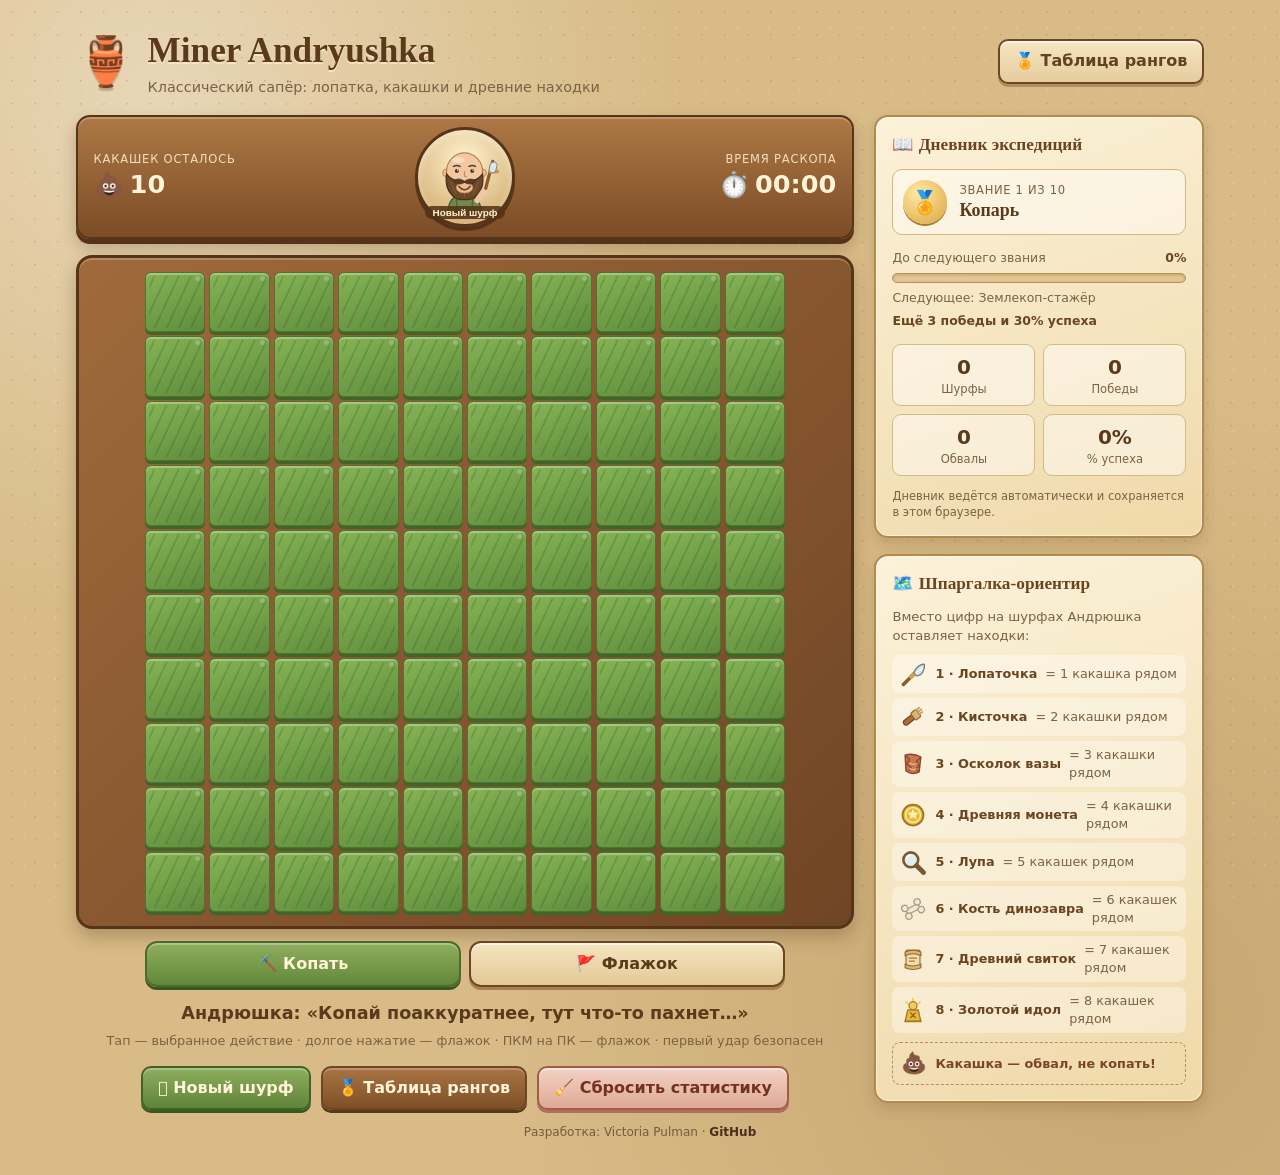
<file: index.html>
<!doctype html>
<html lang="ru">
<head>
  <meta charset="utf-8">
  <meta name="viewport" content="width=device-width, initial-scale=1">
  <meta name="description" content="Археологический сапёр: Андрюшка ищет древности и остерегается какашек.">
  <meta name="theme-color" content="#2b1d14">
  <title>Miner Andryushka</title>
  <link rel="manifest" href="./manifest.json">
  <link rel="stylesheet" href="style.css">
</head>
<body>

  <!-- ================================================================
       Библиотечка SVG-символов: артефакты (1–8) и эмоции Андрюшки.
       Все иконки встроены в страницу — внешних картинок нет.
       ================================================================ -->
  <svg class="svg-defs" aria-hidden="true" focusable="false" xmlns="http://www.w3.org/2000/svg">
    <defs>
      <!-- 1 — лопаточка археолога -->
      <symbol id="i-1" viewBox="0 0 32 32">
        <path d="M5 28 L15 18" stroke="#8a5a2b" stroke-width="4" stroke-linecap="round"/>
        <path d="M14 19 L18 15" stroke="#d0a24f" stroke-width="5" stroke-linecap="round"/>
        <path d="M17 15 C19 8 26 4 29 5 C30 11 26 18 20 18 Z" fill="#dfe7eb" stroke="#74828c" stroke-width="1.6" stroke-linejoin="round"/>
        <path d="M21 14 q4-4 6-4" stroke="#fff" stroke-width="1.5" fill="none" opacity=".8"/>
      </symbol>

      <!-- 2 — кисточка для пыли -->
      <symbol id="i-2" viewBox="0 0 32 32">
        <g transform="rotate(-38 16 16)">
          <rect x="3" y="13" width="15" height="6" rx="3" fill="#a9703b" stroke="#714521" stroke-width="1.4"/>
          <rect x="16" y="11" width="8" height="10" rx="2" fill="#dcb574" stroke="#8c6634" stroke-width="1.4"/>
          <path d="M24 12 h4 M24 15 h5 M24 18 h4" stroke="#c79d5e" stroke-width="2" stroke-linecap="round"/>
        </g>
      </symbol>

      <!-- 3 — осколок глиняной вазы -->
      <symbol id="i-3" viewBox="0 0 32 32">
        <path d="M7 6 Q16 3 25 8 L23 25 Q15 29 8 24 Z" fill="#c87851" stroke="#8b452b" stroke-width="1.6" stroke-linejoin="round"/>
        <path d="M7 6 l5 5 -3 5 5 4 -3 4 M25 8 l-5 5 3 5 -4 4 4 3" fill="none" stroke="#8b452b" stroke-width="1.4"/>
        <path d="M12 15 q5 3 9 0 M12 21 q5 3 8 0" fill="none" stroke="#f0b58c" stroke-width="1.4"/>
      </symbol>

      <!-- 4 — древняя монета -->
      <symbol id="i-4" viewBox="0 0 32 32">
        <circle cx="16" cy="16" r="12" fill="#e6b93f" stroke="#9a7420" stroke-width="2"/>
        <circle cx="16" cy="16" r="8.5" fill="none" stroke="#fff0ae" stroke-width="1.4"/>
        <path d="M16 9 l1.9 4.1 4.5.4 -3.4 3 1 4.4 -4-2.3 -4 2.3 1-4.4 -3.4-3 4.5-.4z" fill="#fff0ae"/>
      </symbol>

      <!-- 5 — лупа -->
      <symbol id="i-5" viewBox="0 0 32 32">
        <circle cx="13.5" cy="13.5" r="8.5" fill="#dceff2" fill-opacity=".85" stroke="#7a5832" stroke-width="3"/>
        <path d="M20 20 L28 28" stroke="#7a5832" stroke-width="5.5" stroke-linecap="round"/>
        <path d="M9 12 a5 5 0 0 1 4-4" fill="none" stroke="#fff" stroke-width="2" stroke-linecap="round" opacity=".9"/>
      </symbol>

      <!-- 6 — кость динозавра -->
      <symbol id="i-6" viewBox="0 0 32 32">
        <g transform="rotate(-28 16 16)">
          <rect x="8" y="13" width="16" height="6" rx="1" fill="#efe8d5" stroke="#a79a7f" stroke-width="1.4"/>
          <circle cx="8" cy="11" r="3.6" fill="#efe8d5" stroke="#a79a7f" stroke-width="1.4"/>
          <circle cx="8" cy="21" r="3.6" fill="#efe8d5" stroke="#a79a7f" stroke-width="1.4"/>
          <circle cx="24" cy="11" r="3.6" fill="#efe8d5" stroke="#a79a7f" stroke-width="1.4"/>
          <circle cx="24" cy="21" r="3.6" fill="#efe8d5" stroke="#a79a7f" stroke-width="1.4"/>
        </g>
      </symbol>

      <!-- 7 — древний свиток -->
      <symbol id="i-7" viewBox="0 0 32 32">
        <rect x="8" y="6" width="16" height="20" rx="1.5" fill="#f2dda9" stroke="#a67c3c" stroke-width="1.5"/>
        <path d="M7 8 q9-4 18 0 v4 q-9-4-18 0z" fill="#d9b878" stroke="#8e6a32" stroke-width="1.3"/>
        <path d="M7 22 q9 4 18 0 v4 q-9 4-18 0z" fill="#d9b878" stroke="#8e6a32" stroke-width="1.3"/>
        <path d="M12 15 h8 M12 18.5 h5.5" stroke="#a67c3c" stroke-width="1.5" stroke-linecap="round"/>
      </symbol>

      <!-- 8 — золотой идол -->
      <symbol id="i-8" viewBox="0 0 32 32">
        <path d="M16 3 v3 M8 7 l2 2 M24 7 l-2 2" stroke="#f2cc63" stroke-width="2" stroke-linecap="round"/>
        <circle cx="16" cy="11" r="4.5" fill="#f2cc63" stroke="#a67a1e" stroke-width="1.5"/>
        <path d="M10 16 h12 l3 13 H7 z" fill="#e8b83e" stroke="#a67a1e" stroke-width="1.5" stroke-linejoin="round"/>
        <path d="M13 19 l3 3 -3 3 M19 19 l-3 3 3 3" fill="none" stroke="#8e6515" stroke-width="1.6"/>
        <path d="M7 29 h18" stroke="#a67a1e" stroke-width="1.8" stroke-linecap="round"/>
      </symbol>

      <!-- Андрюшка: обычное состояние -->
      <symbol id="hero-normal" viewBox="0 0 120 120">
        <ellipse cx="60" cy="113" rx="33" ry="5" fill="rgba(58,36,16,.14)"/>
        <path d="M34 112 Q34 82 60 82 Q86 82 86 112 Z" fill="#708a4c" stroke="#3f5530" stroke-width="2"/>
        <path d="M47 85 L49 112 M73 85 L71 112" stroke="#4d6537" stroke-width="2"/>
        <rect x="53" y="69" width="14" height="15" rx="5" fill="#e6b386"/>
        <circle cx="32" cy="48" r="6" fill="#edbd93" stroke="#b98255" stroke-width="1.5"/>
        <circle cx="88" cy="48" r="6" fill="#edbd93" stroke="#b98255" stroke-width="1.5"/>
        <ellipse cx="60" cy="46" rx="28" ry="29" fill="#f2c8a0" stroke="#b98255" stroke-width="2"/>
        <!-- гладкая лысая макушка с бликом -->
        <ellipse cx="50" cy="28" rx="10" ry="4.5" fill="#fff" opacity=".4"/>
        <path d="M43 38 q5-3 10 0 M67 38 q5-3 10 0" stroke="#5a3a22" stroke-width="2.5" fill="none" stroke-linecap="round"/>
        <circle cx="48" cy="45" r="3" fill="#3b2b20"/><circle cx="72" cy="45" r="3" fill="#3b2b20"/>
        <circle cx="49" cy="44" r="1" fill="#fff"/><circle cx="73" cy="44" r="1" fill="#fff"/>
        <path d="M60 46 v6 q0 2 3 2" stroke="#c58f5f" stroke-width="2" fill="none" stroke-linecap="round"/>
        <!-- окладистая борода, подкороченная -->
        <path d="M32 50 C30 64 34 78 44 86 C50 91 70 91 76 86 C86 78 90 64 88 50 C82 58 72 62 60 62 C48 62 38 58 32 50 Z" fill="#6b4829" stroke="#4a301c" stroke-width="2"/>
        <path d="M39 62 q3 11 8 18 M49 66 q2 10 5 15 M60 68 v16 M71 66 q-2 10-5 15 M81 62 q-3 11-8 18" stroke="#8a623c" stroke-width="1.6" fill="none" opacity=".75" stroke-linecap="round"/>
        <!-- просвет у рта, чтобы эмоция читалась на бороде -->
        <ellipse cx="60" cy="71" rx="13" ry="8.5" fill="#edbd93" stroke="#b98255" stroke-width="1"/>
        <path d="M51 69 q9 11 18 0" stroke="#7a4626" stroke-width="2.6" fill="none" stroke-linecap="round"/>
        <!-- густые усы -->
        <path d="M60 61 q-10-7-18 0 q8 8 18 2 z" fill="#5a3a22" stroke="#4a301c" stroke-width="1"/>
        <path d="M60 61 q10-7 18 0 q-8 8-18 2 z" fill="#5a3a22" stroke="#4a301c" stroke-width="1"/>
        <path d="M80 91 L93 72" stroke="#f2c8a0" stroke-width="9" stroke-linecap="round"/>
        <path d="M93 72 L104 30" stroke="#8a5a2b" stroke-width="5" stroke-linecap="round"/>
        <path d="M100 46 h11" stroke="#c99a4c" stroke-width="6" stroke-linecap="round"/>
        <path d="M100 34 q7-6 11 1 l-3 12 q-6 3-10-2 z" fill="#dfe6ea" stroke="#71808a" stroke-width="1.5"/>
      </symbol>

      <!-- Андрюшка: напряжение после клика -->
      <symbol id="hero-tense" viewBox="0 0 120 120">
        <ellipse cx="60" cy="113" rx="33" ry="5" fill="rgba(58,36,16,.14)"/>
        <path d="M35 112 Q35 83 60 83 Q85 83 85 112 Z" fill="#708a4c" stroke="#3f5530" stroke-width="2"/>
        <rect x="53" y="69" width="14" height="15" rx="5" fill="#e6b386"/>
        <circle cx="32" cy="48" r="6" fill="#edbd93" stroke="#b98255" stroke-width="1.5"/>
        <circle cx="88" cy="48" r="6" fill="#edbd93" stroke="#b98255" stroke-width="1.5"/>
        <ellipse cx="60" cy="46" rx="28" ry="29" fill="#f2c8a0" stroke="#b98255" stroke-width="2"/>
        <!-- гладкая лысая макушка с бликом -->
        <ellipse cx="50" cy="28" rx="10" ry="4.5" fill="#fff" opacity=".35"/>
        <path d="M42 34 l12 6 M78 34 l-12 6" stroke="#5a3a22" stroke-width="3" fill="none" stroke-linecap="round"/>
        <ellipse cx="48" cy="46" rx="4.5" ry="5.5" fill="#fff" stroke="#8a5f39" stroke-width="1"/>
        <ellipse cx="72" cy="46" rx="4.5" ry="5.5" fill="#fff" stroke="#8a5f39" stroke-width="1"/>
        <circle cx="49" cy="47" r="2" fill="#3b2b20"/><circle cx="71" cy="47" r="2" fill="#3b2b20"/>
        <path d="M60 46 v6" stroke="#c58f5f" stroke-width="2" fill="none" stroke-linecap="round"/>
        <!-- та же подкороченная борода -->
        <path d="M32 50 C30 64 34 78 44 86 C50 91 70 91 76 86 C86 78 90 64 88 50 C82 58 72 62 60 62 C48 62 38 58 32 50 Z" fill="#6b4829" stroke="#4a301c" stroke-width="2"/>
        <path d="M39 62 q3 11 8 18 M49 66 q2 10 5 15 M60 68 v16 M71 66 q-2 10-5 15 M81 62 q-3 11-8 18" stroke="#8a623c" stroke-width="1.6" fill="none" opacity=".75" stroke-linecap="round"/>
        <ellipse cx="60" cy="71" rx="13" ry="8.5" fill="#edbd93" stroke="#b98255" stroke-width="1"/>
        <!-- удивлённый рот «о» -->
        <ellipse cx="60" cy="71" rx="4.5" ry="5.5" fill="#7a4626"/>
        <path d="M60 61 q-10-7-18 0 q8 8 18 2 z" fill="#5a3a22" stroke="#4a301c" stroke-width="1"/>
        <path d="M60 61 q10-7 18 0 q-8 8-18 2 z" fill="#5a3a22" stroke="#4a301c" stroke-width="1"/>
        <path d="M92 34 q5 8 0 11 q-5-3 0-11 z" fill="#8ec8e8" stroke="#5c9fc0" stroke-width="1"/>
        <path d="M82 91 L95 72" stroke="#f2c8a0" stroke-width="9" stroke-linecap="round"/>
        <path d="M95 72 L105 34" stroke="#8a5a2b" stroke-width="5" stroke-linecap="round"/>
        <path d="M101 48 h11" stroke="#c99a4c" stroke-width="6" stroke-linecap="round"/>
        <path d="M101 38 q7-6 11 1 l-3 12 q-6 3-10-2 z" fill="#dfe6ea" stroke="#71808a" stroke-width="1.5"/>
        <path d="M109 20 l3-4 M114 27 l4-2" stroke="#b98a4c" stroke-width="2" stroke-linecap="round"/>
      </symbol>

      <!-- Андрюшка: победа, пробковый шлем и золотой идол -->
      <symbol id="hero-win" viewBox="0 0 120 120">
        <ellipse cx="60" cy="113" rx="33" ry="5" fill="rgba(58,36,16,.14)"/>
        <path d="M34 112 Q34 82 60 82 Q86 82 86 112 Z" fill="#708a4c" stroke="#3f5530" stroke-width="2"/>
        <rect x="53" y="69" width="14" height="15" rx="5" fill="#e6b386"/>
        <circle cx="32" cy="50" r="6" fill="#edbd93" stroke="#b98255" stroke-width="1.5"/>
        <circle cx="88" cy="50" r="6" fill="#edbd93" stroke="#b98255" stroke-width="1.5"/>
        <ellipse cx="60" cy="48" rx="28" ry="29" fill="#f2c8a0" stroke="#b98255" stroke-width="2"/>
        <!-- лысая макушка под шлемом, блик виден под козырьком -->
        <circle cx="39" cy="55" r="3.5" fill="#efa88f" opacity=".65"/><circle cx="81" cy="55" r="3.5" fill="#efa88f" opacity=".65"/>
        <path d="M43 52 q6-6 12 0 M65 52 q6-6 12 0" stroke="#5b3b23" stroke-width="2.6" fill="none" stroke-linecap="round"/>
        <path d="M60 53 v5 q0 2 3 2" stroke="#c58f5f" stroke-width="2" fill="none" stroke-linecap="round"/>
        <!-- окладистая борода, подкороченная -->
        <path d="M32 52 C30 66 34 80 44 88 C50 93 70 93 76 88 C86 80 90 66 88 52 C82 60 72 64 60 64 C48 64 38 60 32 52 Z" fill="#6b4829" stroke="#4a301c" stroke-width="2"/>
        <path d="M39 64 q3 11 8 18 M49 68 q2 10 5 15 M60 70 v16 M71 68 q-2 10-5 15 M81 64 q-3 11-8 18" stroke="#8a623c" stroke-width="1.6" fill="none" opacity=".75" stroke-linecap="round"/>
        <ellipse cx="60" cy="73" rx="14" ry="9" fill="#edbd93" stroke="#b98255" stroke-width="1"/>
        <!-- радостный оскал -->
        <path d="M49 70 q11 15 22 0 z" fill="#7a4626" stroke="#5b3319" stroke-width="1.2"/>
        <path d="M52 71 q8 7 16 0" stroke="#fff5df" stroke-width="3" fill="none" stroke-linecap="round"/>
        <path d="M60 63 q-10-7-18 0 q8 8 18 2 z" fill="#5a3a22" stroke="#4a301c" stroke-width="1"/>
        <path d="M60 63 q10-7 18 0 q-8 8-18 2 z" fill="#5a3a22" stroke="#4a301c" stroke-width="1"/>
        <!-- пробковый шлем -->
        <path d="M30 44 Q30 9 60 9 Q90 9 90 44 Z" fill="#c8a36b" stroke="#7c5a33" stroke-width="2"/>
        <path d="M33 35 q27-8 54 0" stroke="#a97c45" stroke-width="3" fill="none"/>
        <rect x="26" y="41" width="68" height="7" rx="3.5" fill="#b98f57" stroke="#7c5a33" stroke-width="2"/>
        <!-- блик на лысой макушке, выглядывающей из-под шлема -->
        <ellipse cx="60" cy="49.5" rx="5" ry="2" fill="#fff" opacity=".35"/>
        <path d="M84 90 L98 72" stroke="#f2c8a0" stroke-width="9" stroke-linecap="round"/>
        <circle cx="100" cy="60" r="5" fill="#f2cc63" stroke="#a67a1e" stroke-width="1.4"/>
        <path d="M95 65 h10 l2 12 h-14 z" fill="#e8b83e" stroke="#a67a1e" stroke-width="1.4"/>
        <path d="M14 22 v8 M10 26 h8 M107 18 v7 M103 21 h8" stroke="#e7b93f" stroke-width="2.5" stroke-linecap="round"/>
      </symbol>

      <!-- Андрюшка: обвал, гримаса и закрытый нос -->
      <symbol id="hero-lose" viewBox="0 0 120 120">
        <ellipse cx="60" cy="113" rx="33" ry="5" fill="rgba(58,36,16,.14)"/>
        <path d="M36 112 Q36 84 60 84 Q84 84 84 112 Z" fill="#708a4c" stroke="#3f5530" stroke-width="2"/>
        <rect x="53" y="70" width="14" height="15" rx="5" fill="#d9bb8f"/>
        <circle cx="32" cy="49" r="6" fill="#c2cf99" stroke="#8e9a68" stroke-width="1.5"/>
        <circle cx="88" cy="49" r="6" fill="#c2cf99" stroke="#8e9a68" stroke-width="1.5"/>
        <ellipse cx="60" cy="47" rx="28" ry="29" fill="#cbd4a6" stroke="#8e9a68" stroke-width="2"/>
        <!-- гладкая макушка с бликом -->
        <ellipse cx="50" cy="29" rx="10" ry="4.5" fill="#fff" opacity=".3"/>
        <path d="M41 36 q6-4 12 1 M79 36 q-6-4-12 1" stroke="#4b3b25" stroke-width="3" fill="none" stroke-linecap="round"/>
        <path d="M43 49 q5 5 10 0 M67 49 q5 5 10 0" stroke="#3b2b20" stroke-width="2.8" fill="none" stroke-linecap="round"/>
        <path d="M60 46 v6" stroke="#9a8968" stroke-width="2" fill="none" stroke-linecap="round"/>
        <!-- борода слегка «позеленела» от запаха и стала короче -->
        <path d="M32 51 C30 65 34 79 44 87 C50 92 70 92 76 87 C86 79 90 65 88 51 C82 59 72 63 60 63 C48 63 38 59 32 51 Z" fill="#5d4a30" stroke="#3f3122" stroke-width="2"/>
        <path d="M39 63 q3 11 8 18 M49 67 q2 10 5 15 M60 69 v16 M71 67 q-2 10-5 15 M81 63 q-3 11-8 18" stroke="#806b4b" stroke-width="1.6" fill="none" opacity=".7" stroke-linecap="round"/>
        <ellipse cx="60" cy="73" rx="13" ry="8.5" fill="#d4d9ae" stroke="#8e9a68" stroke-width="1"/>
        <!-- гримаса отвращения -->
        <path d="M51 76 q9-9 18 0" stroke="#6b3b26" stroke-width="2.6" fill="none" stroke-linecap="round"/>
        <path d="M54 74 q6-3 12 0" stroke="#fff5df" stroke-width="2" fill="none" stroke-linecap="round"/>
        <path d="M60 63 q-10-7-18 0 q8 8 18 2 z" fill="#4b3b25" stroke="#3f3122" stroke-width="1"/>
        <path d="M60 63 q10-7 18 0 q-8 8-18 2 z" fill="#4b3b25" stroke="#3f3122" stroke-width="1"/>
        <!-- рука закрывает нос, но гримаса остаётся видна -->
        <g transform="rotate(-12 60 58)">
          <rect x="47" y="51" width="26" height="13" rx="6" fill="#f2c8a0" stroke="#8a5f39" stroke-width="2"/>
          <path d="M53 52 v11 M60 51 v13 M67 52 v11" stroke="#dca876" stroke-width="1.4"/>
        </g>
        <path d="M92 35 q5 8 0 11 q-5-3 0-11 z" fill="#8ec8e8" stroke="#5c9fc0" stroke-width="1"/>
        <path d="M25 61 q-6 5 0 10 M20 57 q-9 7 0 16" stroke="#89a06e" stroke-width="2" fill="none" stroke-linecap="round" opacity=".8"/>
        <path d="M96 92 q-7-8 2-11 q1-6 8-4 q7-2 9 5 q7 4 1 10 q-9 6-20 0 z" fill="#7b5230" stroke="#52341d" stroke-width="1.5"/>
        <circle cx="101" cy="86" r="1.4" fill="#3b2b20"/><circle cx="109" cy="86" r="1.4" fill="#3b2b20"/>
      </symbol>
    </defs>
  </svg>

  <div class="page">
    <header class="page-header">
      <div class="brand">
        <span class="brand-icon" aria-hidden="true">🏺</span>
        <div>
          <h1>Miner Andryushka</h1>
          <p>Классический сапёр: лопатка, какашки и древние находки</p>
        </div>
      </div>
      <button class="btn btn-ghost header-rank-btn" type="button" data-open-ranks>🏅 Таблица рангов</button>
    </header>

    <main class="layout">
      <!-- ============ Игровая зона ============ -->
      <section class="dig-site" aria-label="Игровое поле">
        <div class="hud">
          <div class="hud-block">
            <span class="hud-label">Какашек осталось</span>
            <div class="hud-value"><span class="hud-emoji" aria-hidden="true">💩</span><span id="mines-left">10</span></div>
          </div>

          <!-- По клику на портрет — перезапуск раскопа -->
          <button class="portrait" id="portrait-btn" type="button" title="Начать новый раскоп" aria-label="Портрет Андрюшки. Начать новый раскоп">
            <svg viewBox="0 0 120 120" aria-hidden="true"><use id="hero-use" href="#hero-normal"></use></svg>
            <span class="portrait-caption">Новый шурф</span>
          </button>

          <div class="hud-block">
            <span class="hud-label">Время раскопа</span>
            <div class="hud-value"><span class="hud-emoji" aria-hidden="true">⏱️</span><span id="timer">00:00</span></div>
          </div>
        </div>

        <div class="board-frame">
          <div class="board" id="board" role="group" aria-label="Участок раскопок 10 на 10"></div>
        </div>

        <!-- Переключатель действия по нажатию (для тач-экранов; на ПК ПКМ всегда ставит флажок) -->
        <div class="mode-switch" id="mode-switch" role="group" aria-label="Действие по нажатию на клетку">
          <button class="mode-btn is-active" type="button" data-mode="dig" aria-pressed="true">⛏️ Копать</button>
          <button class="mode-btn" type="button" data-mode="flag" aria-pressed="false">🚩 Флажок</button>
        </div>

        <div class="status-panel">
          <p class="status-message" id="status-text" role="status" aria-live="polite">Андрюшка: «Копай поаккуратнее, тут что-то пахнет…»</p>
          <p class="status-hint">Тап — выбранное действие · долгое нажатие — флажок · ПКМ на ПК — флажок · первый удар безопасен</p>
        </div>

        <div class="controls">
          <button class="btn btn-primary" id="new-game-btn" type="button">🪏 Новый шурф</button>
          <button class="btn" type="button" data-open-ranks>🏅 Таблица рангов</button>
          <button class="btn btn-danger-ghost" id="reset-btn" type="button">🧹 Сбросить статистику</button>
        </div>
      </section>

      <!-- ============ Боковая панель ============ -->
      <aside class="sidebar" aria-label="Дневник и шпаргалка">
        <section class="panel diary">
          <h2>📖 Дневник экспедиций</h2>

          <div class="rank-card">
            <div class="rank-medal" aria-hidden="true">🏅</div>
            <div>
              <div class="rank-eyebrow" id="rank-level">Звание 1 из 10</div>
              <div class="rank-name" id="rank-name">Копарь</div>
            </div>
          </div>

          <div class="progress">
            <div class="progress-head">
              <span>До следующего звания</span>
              <strong id="rank-progress-percent">0%</strong>
            </div>
            <div class="progress-track"><div class="progress-fill" id="rank-progress-fill"></div></div>
            <p class="progress-next" id="rank-next">Следующее: Землекоп-стажёр</p>
            <p class="progress-detail" id="rank-progress-text">Ещё 3 победы и 30% успеха</p>
          </div>

          <div class="stats-grid">
            <div class="stat"><span class="stat-value" id="stat-total">0</span><span class="stat-label">Шурфы</span></div>
            <div class="stat"><span class="stat-value" id="stat-wins">0</span><span class="stat-label">Победы</span></div>
            <div class="stat"><span class="stat-value" id="stat-losses">0</span><span class="stat-label">Обвалы</span></div>
            <div class="stat"><span class="stat-value" id="stat-rate">0%</span><span class="stat-label">% успеха</span></div>
          </div>

          <p class="diary-note">Дневник ведётся автоматически и сохраняется в этом браузере.</p>
        </section>

        <section class="panel legend">
          <h2>🗺️ Шпаргалка-ориентир</h2>
          <p class="legend-intro">Вместо цифр на шурфах Андрюшка оставляет находки:</p>
          <ul class="legend-list" id="legend-list"></ul>
          <div class="legend-mine"><span class="mine-emoji" aria-hidden="true">💩</span><span>Какашка — обвал, не копать!</span></div>
        </section>
      </aside>
    </main>

    <footer class="author-sign">
      Разработка: Victoria Pulman · <a href="https://github.com/VictoriaPulman" target="_blank" rel="noopener noreferrer">GitHub</a>
    </footer>
  </div>

  <!-- ============ Модальное окно «Таблица рангов» ============ -->
  <div class="modal" id="ranks-modal" hidden>
    <div class="modal-backdrop" data-close-modal></div>
    <div class="modal-card" role="dialog" aria-modal="true" aria-labelledby="ranks-title">
      <button class="icon-close" type="button" data-close-modal aria-label="Закрыть таблицу рангов">×</button>
      <h2 id="ranks-title">🏅 Таблица рангов Андрюшки</h2>
      <p class="modal-summary" id="ranks-summary"></p>
      <div class="rank-table" id="rank-table"></div>
      <p class="modal-note">Звание присваивается, если выполнены <strong>оба</strong> условия: нужное число побед и нужный процент успеха.</p>
    </div>
  </div>

  <!-- ============ Праздничное уведомление о новом звании ============ -->
  <div class="celebration" id="celebration" hidden>
    <div class="confetti" id="confetti" aria-hidden="true"></div>
    <div class="celebration-card" role="status" aria-live="polite">
      <button class="icon-close" id="celebration-close" type="button" aria-label="Закрыть поздравление">×</button>
      <svg class="celebration-hero" viewBox="0 0 120 120" aria-hidden="true"><use href="#hero-win"></use></svg>
      <p class="celebration-kicker">Повышение звания!</p>
      <h2 id="celebration-rank">Копарь</h2>
      <p id="celebration-text">Андрюшка получил новый чин!</p>
    </div>
  </div>

  <!-- Лёгкие всплывающие уведомления -->
  <div class="toast" id="toast" role="status" aria-live="polite"></div>

  <script src="script.js"></script>

  <!-- Регистрация Service Worker для офлайн-режима PWA -->
  <script>
    if ('serviceWorker' in navigator) {
      window.addEventListener('load', () => {
        navigator.serviceWorker.register('./sw.js').catch((error) => {
          console.error('Service Worker registration failed:', error);
        });
      });
    }
  </script>
</body>
</html>
</file>
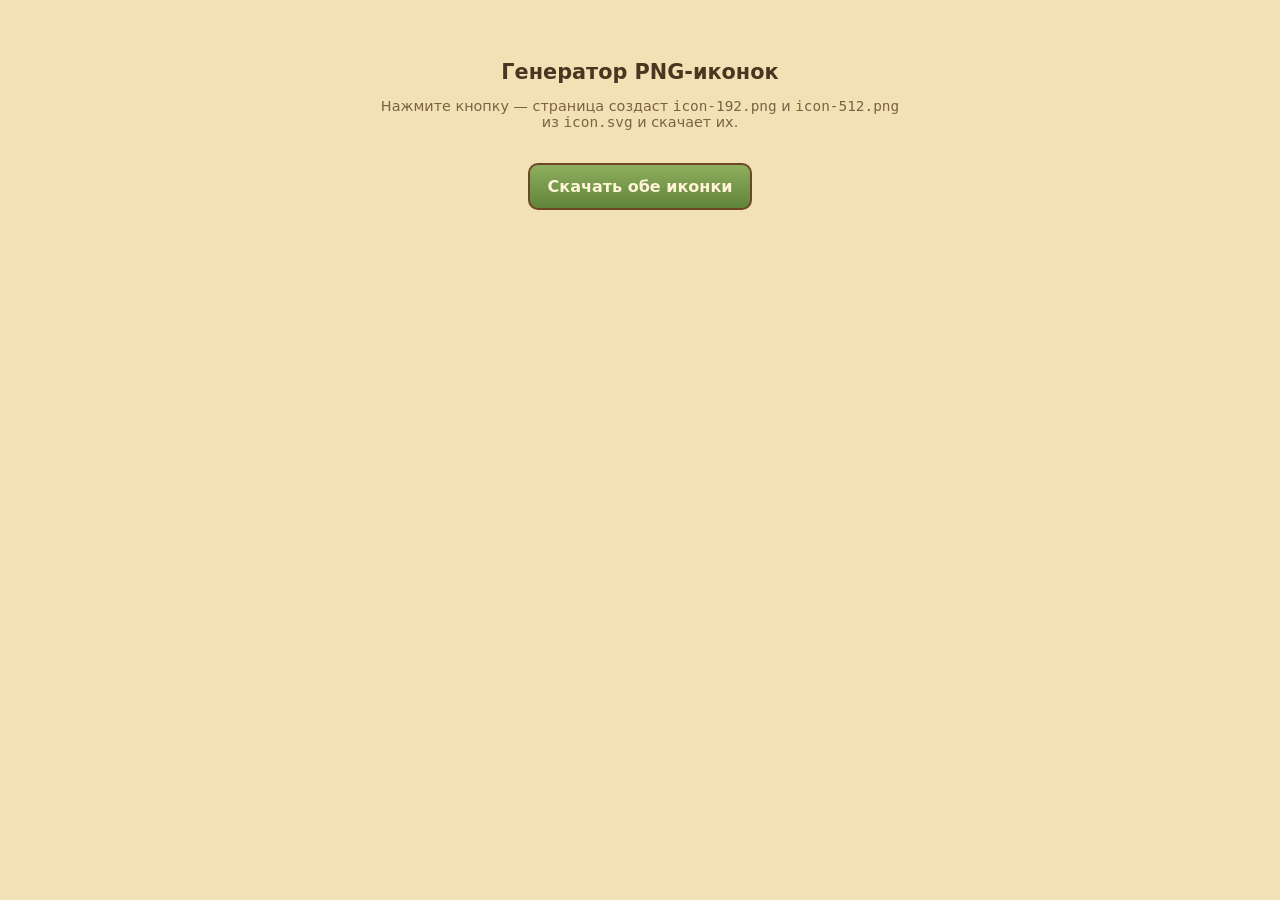
<file: generate-icons.html>
<!doctype html>
<html lang="ru">
<head>
  <meta charset="utf-8">
  <meta name="viewport" content="width=device-width, initial-scale=1">
  <title>Генератор PNG-иконок — Miner Andryushka</title>
  <style>
    body {
      max-width: 520px;
      margin: 60px auto;
      padding: 0 18px;
      font-family: system-ui, sans-serif;
      color: #4a3520;
      background: #f3e1b6;
      text-align: center;
    }
    h1 { font-size: 1.3rem; }
    p { font-size: 0.9rem; color: #7b6244; }
    button {
      margin-top: 18px;
      padding: 12px 18px;
      border: 2px solid #6d4725;
      border-radius: 10px;
      font: inherit;
      font-weight: 700;
      color: #fff3d8;
      background: linear-gradient(180deg, #8fae5e, #5f8439);
      cursor: pointer;
    }
    button:disabled { opacity: 0.6; cursor: default; }
    .status { margin-top: 14px; min-height: 1.4em; font-size: 0.85rem; }
  </style>
</head>
<body>
  <h1>Генератор PNG-иконок</h1>
  <p>Нажмите кнопку — страница создаст <code>icon-192.png</code> и <code>icon-512.png</code> из <code>icon.svg</code> и скачает их.</p>
  <button id="download" type="button">Скачать обе иконки</button>
  <p class="status" id="status"></p>

  <script>
    const button = document.getElementById('download');
    const status = document.getElementById('status');

    async function renderIcon(size) {
      const canvas = document.createElement('canvas');
      canvas.width = size;
      canvas.height = size;
      const ctx = canvas.getContext('2d');

      // Тёмный фон, как в manifest.json (углы maskable-иконки)
      ctx.fillStyle = '#2b1d14';
      ctx.fillRect(0, 0, size, size);

      const svgText = await fetch('./icon.svg').then((response) => response.text());
      const blob = new Blob([svgText], { type: 'image/svg+xml' });
      const url = URL.createObjectURL(blob);
      const image = new Image();

      await new Promise((resolve, reject) => {
        image.onload = resolve;
        image.onerror = reject;
        image.src = url;
      });

      ctx.drawImage(image, 0, 0, size, size);
      URL.revokeObjectURL(url);

      return new Promise((resolve) => canvas.toBlob(resolve, 'image/png'));
    }

    function saveBlob(blob, fileName) {
      const link = document.createElement('a');
      link.href = URL.createObjectURL(blob);
      link.download = fileName;
      document.body.appendChild(link);
      link.click();
      link.remove();
      setTimeout(() => URL.revokeObjectURL(link.href), 1000);
    }

    button.addEventListener('click', async () => {
      button.disabled = true;
      status.textContent = 'Генерирую иконки…';

      try {
        const icon192 = await renderIcon(192);
        const icon512 = await renderIcon(512);
        saveBlob(icon192, 'icon-192.png');
        saveBlob(icon512, 'icon-512.png');
        status.textContent = 'Готово! Положите скачанные файлы рядом с index.html.';
      } catch (error) {
        status.textContent = 'Не удалось сгенерировать иконки: ' + error.message;
      } finally {
        button.disabled = false;
      }
    });
  </script>
</body>
</html>
</file>
<file: style.css>
/* ================================================================
   Раскопки Андрюшки — оформление в тёплых земляных тонах.
   Никаких внешних шрифтов и картинок: только CSS и встроенный SVG.
   ================================================================ */

:root {
  --sand: #d8bb86;
  --sand-light: #f7e8c6;
  --paper: #f3e1b6;
  --paper-deep: #e5c993;
  --ink: #4a3520;
  --ink-soft: #7b6244;
  --wood: #8c5a30;
  --wood-dark: #563417;
  --grass: #6f9c45;
  --soil: #b98b5c;
  --gold: #e7b93f;
  --danger: #c44836;
  --shadow: rgba(70, 43, 18, 0.28);
}

/* ---------- Базовый сброс и фон ---------- */
* { box-sizing: border-box; }

html, body { min-height: 100%; }

body {
  margin: 0;
  color: var(--ink);
  font-family: "Trebuchet MS", "Segoe UI", system-ui, sans-serif;
  font-size: 16px;
  line-height: 1.4;
  background:
    radial-gradient(circle at 12% 8%, rgba(255, 255, 255, 0.4), transparent 34%),
    radial-gradient(circle at 88% 86%, rgba(134, 88, 38, 0.22), transparent 42%),
    var(--sand);
}

/* Мелкая «песчинка» поверх фона */
body::before {
  content: "";
  position: fixed;
  inset: 0;
  pointer-events: none;
  opacity: 0.22;
  background-image:
    radial-gradient(#8d6a3d 1px, transparent 1px),
    radial-gradient(#fff6df 1px, transparent 1px);
  background-size: 23px 23px, 31px 31px;
  background-position: 0 0, 9px 13px;
}

.svg-defs { position: absolute; width: 0; height: 0; overflow: hidden; }
[hidden] { display: none !important; }

.page {
  position: relative;
  width: min(1180px, 100%);
  margin: 0 auto;
  padding: clamp(12px, 2vw, 28px);
}

/* ---------- Шапка ---------- */
.page-header {
  display: flex;
  align-items: center;
  justify-content: space-between;
  gap: 16px;
  margin-bottom: 18px;
}

.brand { display: flex; align-items: center; gap: 12px; }

.brand-icon {
  font-size: clamp(2rem, 5vw, 3rem);
  filter: drop-shadow(0 3px 0 rgba(90, 55, 20, 0.25));
}

.brand h1 {
  margin: 0;
  font-family: Georgia, "Times New Roman", serif;
  font-size: clamp(1.4rem, 3.4vw, 2.2rem);
  color: #5b3a1b;
  text-shadow: 0 2px 0 rgba(255, 244, 216, 0.6);
}

.brand p { margin: 2px 0 0; color: var(--ink-soft); font-size: 0.9rem; }

/* ---------- Кнопки ---------- */
.btn {
  appearance: none;
  border: 2px solid #6d4725;
  border-radius: 10px;
  padding: 9px 15px;
  font: inherit;
  font-weight: 700;
  color: #fff3d8;
  cursor: pointer;
  background: linear-gradient(180deg, #a97443, #7f5028);
  box-shadow: inset 0 2px 0 rgba(255, 255, 255, 0.22), 0 3px 0 #593719;
  transition: transform 0.12s ease, box-shadow 0.12s ease, filter 0.12s ease;
}

.btn:hover { filter: brightness(1.08); transform: translateY(-1px); }
.btn:active { transform: translateY(2px); box-shadow: inset 0 2px 0 rgba(255,255,255,.15), 0 1px 0 #593719; }
.btn:focus-visible { outline: 3px solid #ffd76a; outline-offset: 2px; }

.btn-primary { background: linear-gradient(180deg, #8fae5e, #5f8439); border-color: #436127; box-shadow: inset 0 2px 0 rgba(255,255,255,.25), 0 3px 0 #3a5621; }
.btn-ghost { background: linear-gradient(180deg, #f6e6c2, #e5cc9d); color: #63421f; box-shadow: inset 0 2px 0 rgba(255,255,255,.6), 0 3px 0 #b08e5d; }
.btn-danger-ghost { background: linear-gradient(180deg, #f3d2c5, #dda995); color: #743123; border-color: #a25b48; box-shadow: inset 0 2px 0 rgba(255,255,255,.4), 0 3px 0 #a9715d; }

.icon-close {
  position: absolute;
  top: 8px;
  right: 10px;
  width: 34px;
  height: 34px;
  border: 0;
  border-radius: 50%;
  background: rgba(112, 72, 32, 0.14);
  color: #6b4520;
  font-size: 26px;
  line-height: 1;
  cursor: pointer;
}
.icon-close:hover { background: rgba(112, 72, 32, 0.28); }
.icon-close:focus-visible { outline: 3px solid #ffd76a; }

/* ---------- Раскладка ---------- */
.layout {
  display: grid;
  grid-template-columns: minmax(0, 1fr) 330px;
  gap: 20px;
  align-items: start;
}

.dig-site { min-width: 0; }
.sidebar { display: flex; flex-direction: column; gap: 16px; }

/* ---------- Верхняя панель над полем ---------- */
.hud {
  display: grid;
  grid-template-columns: 1fr auto 1fr;
  align-items: center;
  gap: 10px;
  padding: 10px 16px;
  border: 2px solid var(--wood-dark);
  border-radius: 14px;
  background: linear-gradient(180deg, #ad7844, #7b4c26);
  box-shadow: inset 0 2px 0 rgba(255,255,255,.24), 0 5px 0 #55331a, 0 8px 16px var(--shadow);
}

.hud-block { color: #fff3d8; }
.hud-block:first-child { text-align: left; }
.hud-block:last-child { text-align: right; }

.hud-label {
  display: block;
  font-size: 0.72rem;
  letter-spacing: 0.07em;
  text-transform: uppercase;
  opacity: 0.86;
}

.hud-value { display: flex; align-items: center; gap: 6px; font-size: clamp(1.1rem, 2.6vw, 1.6rem); font-weight: 800; }
.hud-block:last-child .hud-value { justify-content: flex-end; }
.hud-emoji { font-size: 0.95em; }
.hud-value.is-danger { color: #ffb3a5; }

.portrait {
  position: relative;
  width: 100px;
  height: 100px;
  flex: none;
  display: flex;
  align-items: center;
  justify-content: center;
  padding: 0;
  border: 3px solid var(--wood-dark);
  border-radius: 50%;
  cursor: pointer;
  background: radial-gradient(circle at 50% 32%, #fff3d0, #d6b276 78%);
  box-shadow: inset 0 3px 8px rgba(255,255,255,.5), 0 4px 0 #55331a;
  transition: transform 0.15s ease;
}
.portrait:hover { transform: translateY(-2px) rotate(-2deg); }
.portrait:focus-visible { outline: 3px solid #ffd76a; outline-offset: 3px; }
.portrait svg { width: 82%; height: 82%; margin-top: 8px; }
.portrait-caption {
  position: absolute;
  bottom: 5px;
  padding: 1px 8px;
  border-radius: 999px;
  background: rgba(86, 52, 23, 0.88);
  color: #fff2d2;
  font-size: 0.62rem;
  font-weight: 700;
  white-space: nowrap;
}
.portrait.mood-win { box-shadow: inset 0 3px 8px rgba(255,255,255,.5), 0 4px 0 #55331a, 0 0 0 4px rgba(231,185,63,.55); }
.portrait.mood-lose { animation: wobble 0.5s ease-in-out; }
.portrait.mood-lose svg { filter: saturate(0.8); }

/* ---------- Игровое поле ---------- */
.board-frame {
  margin-top: 16px;
  padding: 14px;
  border: 3px solid var(--wood-dark);
  border-radius: 16px;
  background: linear-gradient(135deg, #a06a3b, #704525);
  box-shadow: inset 0 2px 0 rgba(255,255,255,.22), 0 8px 18px var(--shadow);
}

.board {
  display: grid;
  grid-template-columns: repeat(10, minmax(0, 1fr));
  gap: 4px;
  width: 100%;
  max-width: 640px;
  margin: 0 auto;
}

.cell {
  position: relative;
  aspect-ratio: 1 / 1;
  min-width: 0;
  padding: 0;
  border: 1px solid #4e752f;
  border-radius: 6px;
  cursor: pointer;
  user-select: none;
  -webkit-tap-highlight-color: transparent;
  background: linear-gradient(155deg, #86b455, #5f8c3c);
  box-shadow: inset 0 2px 0 rgba(255,255,255,.28), 0 3px 0 #416527;
  transition: filter 0.1s ease, transform 0.1s ease;
}
.cell:hover { filter: brightness(1.12); }
.cell:active { transform: translateY(2px); }
.cell:focus-visible { outline: 3px solid #ffd76a; outline-offset: 1px; z-index: 3; }

/* Защита от системных жестов и выделения при нажатии на тач-экране */
.board, .cell, .mode-switch {
  user-select: none;
  -webkit-user-select: none;
  -webkit-touch-callout: none;
  touch-action: manipulation;
}

/* ---------- Переключатель действия (копать / флажок) ---------- */
.mode-switch {
  display: flex;
  gap: 8px;
  max-width: 640px;
  margin: 12px auto 0;
}

.mode-btn {
  flex: 1 1 50%;
  min-height: 46px;
  padding: 10px 12px;
  border: 2px solid #6d4725;
  border-radius: 12px;
  font: inherit;
  font-size: 1rem;
  font-weight: 800;
  color: #5a3a1b;
  cursor: pointer;
  background: linear-gradient(180deg, #f6e6c2, #e3c894);
  box-shadow: inset 0 2px 0 rgba(255,255,255,.6), 0 3px 0 #a97f4d;
  transition: transform .12s ease, filter .12s ease;
}

.mode-btn:hover { filter: brightness(1.06); }
.mode-btn:active { transform: translateY(2px); box-shadow: inset 0 2px 0 rgba(255,255,255,.4), 0 1px 0 #a97f4d; }
.mode-btn:focus-visible { outline: 3px solid #ffd76a; outline-offset: 2px; }

.mode-btn.is-active {
  color: #fff3d8;
  border-color: #4d6b2c;
  background: linear-gradient(180deg, #8fae5e, #63883a);
  box-shadow: inset 0 2px 0 rgba(255,255,255,.28), 0 3px 0 #3a5621;
}

/* Дёрн на закрытом шурфе */
.cell.closed::before {
  content: "";
  position: absolute;
  inset: 3px;
  border-radius: 3px;
  background: repeating-linear-gradient(115deg, transparent 0 4px, rgba(31, 69, 18, 0.18) 4px 6px, transparent 6px 11px);
  pointer-events: none;
}
.cell.closed::after {
  content: "";
  position: absolute;
  top: 3px;
  right: 4px;
  width: 5px;
  height: 5px;
  border-radius: 50%;
  background: rgba(255,255,255,.22);
  pointer-events: none;
}

/* Вскопанная земля */
.cell.open {
  border-color: #8a6542;
  background: radial-gradient(circle at 32% 22%, #c99b6b, #a87c50 72%);
  box-shadow: inset 0 2px 6px rgba(63, 37, 15, 0.45);
}
.cell.open::before {
  content: "";
  position: absolute;
  inset: 0;
  border-radius: 5px;
  opacity: 0.38;
  pointer-events: none;
  background-image:
    radial-gradient(#6f4a2c 1px, transparent 1.5px),
    radial-gradient(#e4c295 1px, transparent 1.5px);
  background-size: 9px 9px, 13px 13px;
  background-position: 2px 3px, 7px 8px;
}
.cell.open:hover { filter: none; }

.cell-content {
  position: relative;
  z-index: 2;
  display: flex;
  align-items: center;
  justify-content: center;
  width: 100%;
  height: 100%;
  font-size: clamp(13px, 2.4vw, 24px);
  line-height: 1;
}

.find-icon {
  display: block;
  width: 78%;
  height: 78%;
  filter: drop-shadow(0 1px 0 rgba(255, 248, 222, 0.45));
}

/* Цветная точка-подсказка у находки */
.cell.has-find .pip {
  position: absolute;
  left: 3px;
  bottom: 3px;
  z-index: 3;
  width: 5px;
  height: 5px;
  border-radius: 50%;
  background: var(--tone, #6b4a2c);
  box-shadow: 0 0 0 1px rgba(255,255,255,.3);
}
.cell.n1 { --tone: #4f7d46; }
.cell.n2 { --tone: #9b7331; }
.cell.n3 { --tone: #bb6a43; }
.cell.n4 { --tone: #d3a52f; }
.cell.n5 { --tone: #4e8b99; }
.cell.n6 { --tone: #8d8f8a; }
.cell.n7 { --tone: #b98a48; }
.cell.n8 { --tone: #e0b62f; }

/* Предупреждающая табличка */
.flag-sign { display: flex; flex-direction: column; align-items: center; gap: 1px; transform: rotate(-5deg); }
.flag-board {
  padding: 0 3px;
  border: 1.5px solid #6f4b27;
  border-radius: 2px;
  background: linear-gradient(#d6a065, #b37c43);
  color: #5a3212;
  font-size: clamp(10px, 1.8vw, 17px);
  font-weight: 900;
  line-height: 1.15;
  box-shadow: 0 1px 2px rgba(0,0,0,.3);
}
.flag-post { width: 3px; height: 5px; background: #6f4b27; }

/* Какашки и обвал */
.cell.mine-shown, .cell.mine-hit {
  border-color: #74442a;
  background: radial-gradient(circle at 40% 30%, #e0b184, #a87450 80%);
}
.cell.mine-hit {
  outline: 3px solid #ff6b57;
  outline-offset: -3px;
  animation: pulse 0.7s ease-in-out infinite alternate;
}
.cell.wrong-flag::after {
  content: "×";
  position: absolute;
  z-index: 4;
  inset: 0;
  display: flex;
  align-items: center;
  justify-content: center;
  color: var(--danger);
  font-size: clamp(20px, 4vw, 34px);
  font-weight: 900;
  text-shadow: 0 1px 0 #fff2d2;
  pointer-events: none;
}

/* ---------- Статус и управление ---------- */
.status-panel { margin-top: 14px; text-align: center; }
.status-message {
  min-height: 1.5em;
  margin: 0;
  color: #5a3a1c;
  font-size: clamp(0.95rem, 2vw, 1.1rem);
  font-weight: 700;
}
.status-message.is-win { color: #4f7d2e; }
.status-message.is-lose { color: var(--danger); }
.status-hint { margin: 4px 0 0; color: var(--ink-soft); font-size: 0.8rem; }

.controls { display: flex; flex-wrap: wrap; justify-content: center; gap: 10px; margin-top: 16px; }

/* ---------- Авторская подпись ---------- */
.author-sign {
  width: 100%;
  margin-top: 14px;
  padding-bottom: 8px;
  text-align: center;
  font-size: 12px;
  color: rgba(74, 53, 37, 0.7);
}

.author-sign a {
  color: #4a2e1b;
  font-weight: 600;
  text-decoration: none;
  transition: color 0.2s ease;
}

.author-sign a:hover {
  color: #3b2314;
  text-decoration: underline;
}

.author-sign a:focus-visible {
  outline: 2px solid #3b2314;
  outline-offset: 2px;
}

/* ---------- Боковые панели ---------- */
.panel {
  padding: 16px;
  border: 2px solid #b4894c;
  border-radius: 14px;
  background: linear-gradient(160deg, #fcf2d9, #efd9a9);
  box-shadow: inset 0 0 0 1px rgba(255,255,255,.55), 0 6px 14px rgba(80,50,20,.16);
}
.panel h2 {
  margin: 0 0 12px;
  font-family: Georgia, "Times New Roman", serif;
  font-size: 1.08rem;
  color: #6b4520;
}

.rank-card {
  display: flex;
  align-items: center;
  gap: 12px;
  padding: 10px;
  border: 1px solid #d6b87e;
  border-radius: 10px;
  background: rgba(255,255,255,.42);
}
.rank-medal {
  flex: none;
  width: 44px;
  height: 44px;
  display: grid;
  place-items: center;
  border-radius: 50%;
  background: radial-gradient(circle at 35% 30%, #ffe9a6, #d9a63e);
  box-shadow: 0 2px 0 #a67a29;
  font-size: 1.4rem;
}
.rank-eyebrow { color: var(--ink-soft); font-size: 0.72rem; text-transform: uppercase; letter-spacing: 0.06em; }
.rank-name { font-family: Georgia, "Times New Roman", serif; font-size: 1.12rem; font-weight: 700; color: #5b3a1b; }

.progress { margin-top: 14px; }
.progress-head { display: flex; justify-content: space-between; gap: 8px; font-size: 0.78rem; color: var(--ink-soft); }
.progress-head strong { color: #6b4520; }
.progress-track {
  height: 10px;
  margin-top: 6px;
  overflow: hidden;
  border: 1px solid #b89356;
  border-radius: 999px;
  background: #e2c794;
  box-shadow: inset 0 1px 3px rgba(82,54,22,.25);
}
.progress-fill {
  width: 0;
  height: 100%;
  border-radius: inherit;
  background: linear-gradient(90deg, #88ad53, #e2b53d);
  transition: width 0.5s ease;
}
.progress-next, .progress-detail { margin: 6px 0 0; font-size: 0.78rem; color: var(--ink-soft); }
.progress-detail { font-weight: 700; color: #6b4520; }

.stats-grid { display: grid; grid-template-columns: repeat(2, minmax(0, 1fr)); gap: 8px; margin-top: 14px; }
.stat {
  display: flex;
  flex-direction: column;
  align-items: center;
  padding: 8px 4px;
  border: 1px solid #d3ba86;
  border-radius: 9px;
  background: rgba(255,255,255,.45);
}
.stat-value { font-size: 1.25rem; font-weight: 800; color: #5b3a1b; }
.stat-label { font-size: 0.72rem; color: var(--ink-soft); }
.diary-note { margin: 12px 0 0; font-size: 0.72rem; color: var(--ink-soft); }

/* Шпаргалка */
.legend-intro { margin: 0 0 10px; font-size: 0.82rem; color: var(--ink-soft); }
.legend-list { list-style: none; margin: 0; padding: 0; display: flex; flex-direction: column; gap: 5px; }
.legend-row {
  display: flex;
  align-items: center;
  gap: 8px;
  padding: 5px 7px;
  border-radius: 8px;
  background: rgba(255,255,255,.35);
  font-size: 0.8rem;
}
.legend-icon { flex: none; width: 28px; height: 28px; }
.legend-row strong { color: #6b4520; white-space: nowrap; }
.legend-row span:last-child { color: var(--ink-soft); }
.legend-mine {
  display: flex;
  align-items: center;
  gap: 8px;
  margin-top: 9px;
  padding: 6px 8px;
  border: 1px dashed #bb8c62;
  border-radius: 8px;
  font-size: 0.8rem;
  font-weight: 700;
  color: #7a4529;
}
.mine-emoji { font-size: 1.3rem; }

/* ---------- Таблица рангов ---------- */
.modal { position: fixed; inset: 0; z-index: 50; display: flex; align-items: center; justify-content: center; padding: 16px; }
.modal-backdrop { position: absolute; inset: 0; background: rgba(45,29,13,.62); backdrop-filter: blur(3px); }
.modal-card {
  position: relative;
  width: min(620px, 100%);
  max-height: min(88vh, 800px);
  overflow-y: auto;
  padding: 22px;
  border: 3px solid #a97b3c;
  border-radius: 18px;
  background: linear-gradient(160deg, #fdf3da, #edd5a4);
  box-shadow: 0 18px 50px rgba(35,22,8,.45);
  animation: pop 0.24s ease-out;
}
.modal-card h2 { margin: 0 36px 6px 0; font-family: Georgia, "Times New Roman", serif; color: #5b3a1b; }
.modal-summary { margin: 0 0 14px; font-size: 0.85rem; color: var(--ink-soft); }
.modal-note { margin: 14px 0 0; font-size: 0.78rem; color: var(--ink-soft); }
.rank-table { display: flex; flex-direction: column; gap: 6px; }
.rank-row {
  display: grid;
  grid-template-columns: 34px minmax(0, 1fr) auto;
  align-items: center;
  gap: 10px;
  padding: 8px 10px;
  border: 1px solid #d8bd8b;
  border-radius: 9px;
  background: rgba(255,255,255,.4);
}
.rank-row.current { border-color: #b07b2e; background: #f6e2b4; box-shadow: 0 0 0 2px rgba(176,123,46,.25); }
.rank-row.locked { opacity: 0.72; }
.rank-num {
  width: 30px;
  height: 30px;
  display: grid;
  place-items: center;
  border-radius: 50%;
  background: #e6c995;
  font-size: 0.85rem;
  font-weight: 800;
  color: #6b4520;
}
.rank-row.current .rank-num { background: var(--gold); }
.rank-title { font-weight: 700; color: #5b3a1b; font-size: 0.9rem; }
.rank-req { font-size: 0.75rem; color: var(--ink-soft); }
.rank-status { font-size: 0.72rem; font-weight: 700; color: #4f7d2e; white-space: nowrap; }
.rank-row.locked .rank-status { color: #9a7b55; }

/* ---------- Поздравление ---------- */
.celebration { position: fixed; inset: 0; z-index: 60; display: flex; align-items: center; justify-content: center; }
.celebration::before { content: ""; position: absolute; inset: 0; background: rgba(40,26,10,.55); backdrop-filter: blur(2px); }
.celebration-card {
  position: relative;
  width: min(420px, 92vw);
  padding: 26px 22px;
  text-align: center;
  border: 3px solid #c39648;
  border-radius: 20px;
  background: linear-gradient(160deg, #fff6dd, #efd39c);
  box-shadow: 0 20px 60px rgba(30,18,6,.5), 0 0 0 6px rgba(231,185,63,.25);
  animation: celebrate 0.45s cubic-bezier(.2,1.4,.4,1);
}
.celebration-hero { width: 130px; height: 130px; }
.celebration-kicker { margin: 0; color: #9a7420; font-size: 0.8rem; font-weight: 800; letter-spacing: .12em; text-transform: uppercase; }
.celebration-card h2 { margin: 4px 0 6px; font-family: Georgia, "Times New Roman", serif; font-size: 1.6rem; color: #5b3a1b; }
.celebration-card p:last-child { margin: 0; color: var(--ink-soft); font-size: 0.9rem; }
.confetti { position: absolute; inset: 0; overflow: hidden; pointer-events: none; }
.confetti span { position: absolute; top: -24px; width: 9px; height: 14px; border-radius: 2px; animation: fall linear forwards; }

/* ---------- Всплывающее уведомление ---------- */
.toast {
  position: fixed;
  left: 50%;
  bottom: 22px;
  z-index: 70;
  max-width: min(92vw, 460px);
  padding: 10px 18px;
  border-radius: 999px;
  background: #3f2a14;
  color: #fff2d2;
  font-size: 0.85rem;
  font-weight: 700;
  text-align: center;
  box-shadow: 0 8px 20px rgba(30,18,6,.35);
  opacity: 0;
  transform: translate(-50%, 20px);
  pointer-events: none;
  transition: opacity .25s ease, transform .25s ease;
}
.toast.show { opacity: 1; transform: translate(-50%, 0); }

/* ---------- Анимации ---------- */
@keyframes pop { from { opacity: 0; transform: scale(.92) translateY(10px); } to { opacity: 1; transform: none; } }
@keyframes celebrate { from { opacity: 0; transform: scale(.6) rotate(-5deg); } to { opacity: 1; transform: none; } }
@keyframes pulse { from { box-shadow: inset 0 2px 6px rgba(63,37,15,.45); } to { box-shadow: inset 0 2px 6px rgba(120,25,10,.6), 0 0 14px rgba(255,90,60,.6); } }
@keyframes wobble { 0%,100% { transform: rotate(0); } 25% { transform: rotate(-4deg); } 75% { transform: rotate(4deg); } }
@keyframes fall { to { transform: translateY(105vh) rotate(720deg); opacity: .9; } }

/* ---------- Адаптивность ---------- */
@media (max-width: 980px) {
  .layout { grid-template-columns: minmax(0, 1fr); }
  .sidebar { display: grid; grid-template-columns: repeat(auto-fit, minmax(290px, 1fr)); align-items: start; }
  .board { max-width: 620px; }
}

@media (max-width: 620px) {
  .brand p { display: none; }
  .header-rank-btn { padding: 7px 10px; font-size: 0.8rem; }
  .hud { grid-template-columns: 1fr auto 1fr; padding: 8px 10px; gap: 6px; }
  .portrait { width: 74px; height: 74px; }
  .portrait-caption { font-size: 0.52rem; bottom: 3px; }
  .hud-label { font-size: 0.6rem; }
  .board-frame { padding: 8px; }
  .board { gap: 3px; }
  .status-hint { font-size: 0.72rem; }
  .controls .btn { flex: 1 1 45%; font-size: 0.82rem; padding: 8px 10px; }
  .sidebar { grid-template-columns: 1fr; }
}

/* Телефон: поле во всю доступную ширину, крупные зоны нажатия */
@media (max-width: 600px) {
  .page { padding: 10px; }
  .board-frame { padding: 6px; border-width: 2px; border-radius: 12px; }
  .board { gap: 2px; }
  .cell { border-radius: 4px; }
  .mode-switch { gap: 6px; margin-top: 10px; }
  .mode-btn { min-height: 50px; padding: 8px; font-size: 0.95rem; }
  .status-hint { font-size: 0.7rem; line-height: 1.35; }
  .sidebar { grid-template-columns: minmax(0, 1fr); }
  .dig-site, .board-frame, .sidebar, .panel { min-width: 0; max-width: 100%; }
}

@media (max-width: 380px) {
  .hud-value { font-size: 1rem; }
  .hud-emoji { display: none; }
  .legend-row { font-size: 0.72rem; }
}

@media (prefers-reduced-motion: reduce) {
  *, *::before, *::after { animation-duration: 0.01ms !important; animation-iteration-count: 1 !important; transition-duration: 0.01ms !important; }
}
</file>
